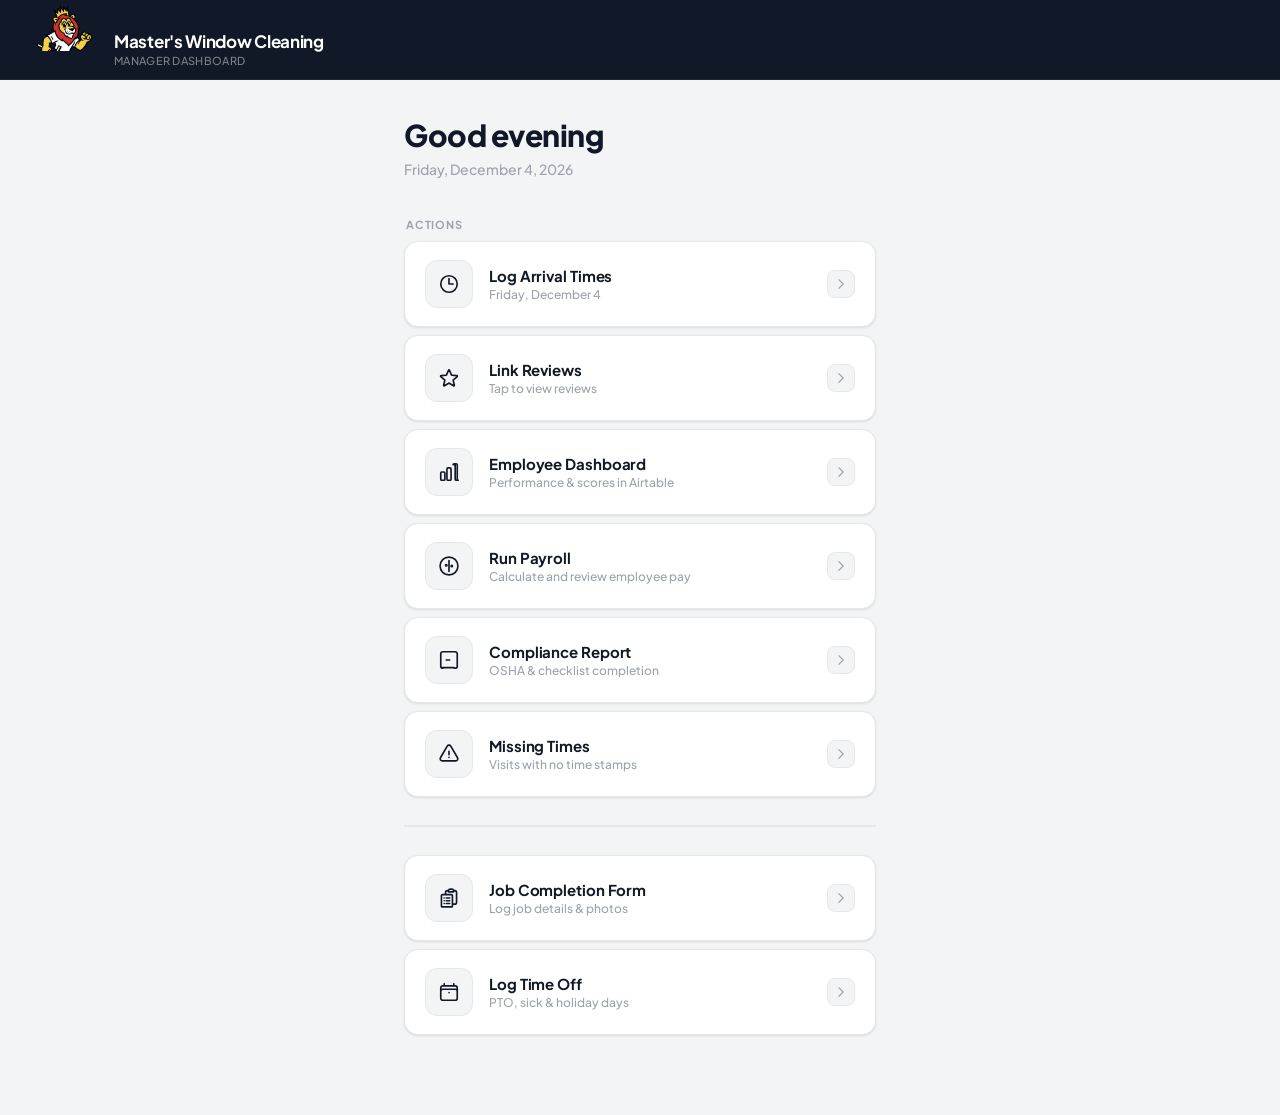
<file: index.html>
<!DOCTYPE html>
<html lang="en">
<head>
<meta charset="UTF-8">
<meta name="viewport" content="width=device-width, initial-scale=1.0, maximum-scale=1.0">
<title>Master's Window Cleaning — Manager Dashboard</title>
<link rel="stylesheet" href="/mwc-new.css">
<style>
.cards-separator {
  height: 2px;
  background: var(--border);
  margin: 20px 0;
  grid-column: 1 / -1;
}
</style>
</head>
<body>

<header>
  <img class="header-lion" src="/assets/lion.png" alt="Lion">
  <div class="header-text">
    <h1>Master's Window Cleaning</h1>
    <p>Manager Dashboard</p>
  </div>
</header>

<div class="container">

  <div class="greeting" id="greeting">Good morning</div>
  <div class="date-label" id="date-label"></div>

  <p class="section-label">Actions</p>
  <div class="cards">

    <a class="dash-card" href="/manager/index.html">
      <div class="dash-icon">
        <svg xmlns="http://www.w3.org/2000/svg" fill="none" viewBox="0 0 24 24" stroke-width="1.8" stroke="currentColor">
          <path stroke-linecap="round" stroke-linejoin="round" d="M12 6v6h4.5m4.5 0a9 9 0 1 1-18 0 9 9 0 0 1 18 0Z" />
        </svg>
      </div>
      <div class="dash-info">
        <div class="dash-title">Log Arrival Times</div>
        <div class="dash-sub" id="today-label"></div>
      </div>
      <div class="dash-arrow">
        <svg xmlns="http://www.w3.org/2000/svg" fill="none" viewBox="0 0 24 24" stroke-width="2" stroke="currentColor"><path stroke-linecap="round" stroke-linejoin="round" d="m8.25 4.5 7.5 7.5-7.5 7.5" /></svg>
      </div>
    </a>

    <a class="dash-card" href="/reviews/index.html">
      <div class="dash-icon">
        <svg xmlns="http://www.w3.org/2000/svg" fill="none" viewBox="0 0 24 24" stroke-width="1.8" stroke="currentColor">
          <path stroke-linecap="round" stroke-linejoin="round" d="M11.48 3.499a.562.562 0 0 1 1.04 0l2.125 5.111a.563.563 0 0 0 .475.345l5.518.442c.499.04.701.663.321.988l-4.204 3.602a.563.563 0 0 0-.182.557l1.285 5.385a.562.562 0 0 1-.84.61l-4.725-2.885a.562.562 0 0 0-.586 0L6.982 20.54a.562.562 0 0 1-.84-.61l1.285-5.386a.562.562 0 0 0-.182-.557l-4.204-3.602a.562.562 0 0 1 .321-.988l5.518-.442a.563.563 0 0 0 .475-.345L11.48 3.5Z" />
        </svg>
      </div>
      <div class="dash-info">
        <div class="dash-title">Link Reviews</div>
        <div class="dash-sub" id="review-count">Loading…</div>
      </div>
      <div class="dash-arrow">
        <svg xmlns="http://www.w3.org/2000/svg" fill="none" viewBox="0 0 24 24" stroke-width="2" stroke="currentColor"><path stroke-linecap="round" stroke-linejoin="round" d="m8.25 4.5 7.5 7.5-7.5 7.5" /></svg>
      </div>
    </a>

    <a class="dash-card" href="https://airtable.com/appVXuyAYj47nZwyz/pagpmDIMyFnPi8ftK" target="_blank">
      <div class="dash-icon">
        <svg xmlns="http://www.w3.org/2000/svg" fill="none" viewBox="0 0 24 24" stroke-width="1.8" stroke="currentColor">
          <path stroke-linecap="round" stroke-linejoin="round" d="M3 13.125C3 12.504 3.504 12 4.125 12h2.25c.621 0 1.125.504 1.125 1.125v6.75C7.5 20.496 6.996 21 6.375 21h-2.25A1.125 1.125 0 0 1 3 19.875v-6.75ZM9.75 8.625c0-.621.504-1.125 1.125-1.125h2.25c.621 0 1.125.504 1.125 1.125v11.25c0 .621-.504 1.125-1.125 1.125h-2.25a1.125 1.125 0 0 1-1.125-1.125V8.625ZM16.5 4.125c0-.621.504-1.125 1.125-1.125h2.25C20.496 3 21 3.504 21 4.125v15.75c0 .621-.504 1.125 1.125 1.125h-2.25a1.125 1.125 0 0 1-1.125-1.125V4.125Z" />
        </svg>
      </div>
      <div class="dash-info">
        <div class="dash-title">Employee Dashboard</div>
        <div class="dash-sub">Performance &amp; scores in Airtable</div>
      </div>
      <div class="dash-arrow">
        <svg xmlns="http://www.w3.org/2000/svg" fill="none" viewBox="0 0 24 24" stroke-width="2" stroke="currentColor"><path stroke-linecap="round" stroke-linejoin="round" d="m8.25 4.5 7.5 7.5-7.5 7.5" /></svg>
      </div>
    </a>

    <a class="dash-card" href="/payroll/index.html">
      <div class="dash-icon">
        <svg xmlns="http://www.w3.org/2000/svg" fill="none" viewBox="0 0 24 24" stroke-width="1.8" stroke="currentColor">
          <path stroke-linecap="round" stroke-linejoin="round" d="M12 6v12m-3.75-6.75a.75.75 0 1 0 1.5 0 .75.75 0 0 0-1.5 0ZM12 2.25c-5.385 0-9.75 4.365-9.75 9.75s4.365 9.75 9.75 9.75 9.75-4.365 9.75-9.75S17.385 2.25 12 2.25Zm3.75 9.75a.75.75 0 1 0-1.5 0 .75.75 0 0 0 1.5 0Z" />
        </svg>
      </div>
      <div class="dash-info">
        <div class="dash-title">Run Payroll</div>
        <div class="dash-sub">Calculate and review employee pay</div>
      </div>
      <div class="dash-arrow">
        <svg xmlns="http://www.w3.org/2000/svg" fill="none" viewBox="0 0 24 24" stroke-width="2" stroke="currentColor"><path stroke-linecap="round" stroke-linejoin="round" d="m8.25 4.5 7.5 7.5-7.5 7.5" /></svg>
      </div>
    </a>

    <a class="dash-card" href="/compliance/index.html">
      <div class="dash-icon">
        <svg xmlns="http://www.w3.org/2000/svg" fill="none" viewBox="0 0 24 24" stroke-width="1.8" stroke="currentColor">
          <path stroke-linecap="round" stroke-linejoin="round" d="M9 12h3.75m-9 8.25h13.5A2.25 2.25 0 0021 19.5V5.25A2.25 2.25 0 0018.75 3H5.25A2.25 2.25 0 003 5.25v14.25A2.25 2.25 0 005.25 21z" />
        </svg>
      </div>
      <div class="dash-info">
        <div class="dash-title">Compliance Report</div>
        <div class="dash-sub">OSHA &amp; checklist completion</div>
      </div>
      <div class="dash-arrow">
        <svg xmlns="http://www.w3.org/2000/svg" fill="none" viewBox="0 0 24 24" stroke-width="2" stroke="currentColor"><path stroke-linecap="round" stroke-linejoin="round" d="m8.25 4.5 7.5 7.5-7.5 7.5" /></svg>
      </div>
    </a>

    <a class="dash-card" href="/missing-times/index.html">
      <div class="dash-icon">
        <svg xmlns="http://www.w3.org/2000/svg" fill="none" viewBox="0 0 24 24" stroke-width="1.8" stroke="currentColor">
          <path stroke-linecap="round" stroke-linejoin="round" d="M12 9v3.75m-9.303 3.376c-.866 1.5.217 3.374 1.948 3.374h14.71c1.73 0 2.813-1.874 1.948-3.374L13.949 3.378c-.866-1.5-3.032-1.5-3.898 0L2.697 16.126ZM12 15.75h.008v.008H12v-.008Z" />
        </svg>
      </div>
      <div class="dash-info">
        <div class="dash-title">Missing Times</div>
        <div class="dash-sub">Visits with no time stamps</div>
      </div>
      <div class="dash-arrow">
        <svg xmlns="http://www.w3.org/2000/svg" fill="none" viewBox="0 0 24 24" stroke-width="2" stroke="currentColor"><path stroke-linecap="round" stroke-linejoin="round" d="m8.25 4.5 7.5 7.5-7.5 7.5" /></svg>
      </div>
    </a>

    <div class="cards-separator"></div>

    <a class="dash-card" href="/jobs/index.html">
      <div class="dash-icon">
        <svg xmlns="http://www.w3.org/2000/svg" fill="none" viewBox="0 0 24 24" stroke-width="1.8" stroke="currentColor">
          <path stroke-linecap="round" stroke-linejoin="round" d="M9 12h3.75M9 15h3.75M9 18h3.75m3 .75H18a2.25 2.25 0 0 0 2.25-2.25V6.108c0-1.135-.845-2.098-1.976-2.192a48.424 48.424 0 0 0-1.123-.08m-5.801 0c-.065.21-.1.433-.1.664 0 .414.336.75.75.75h4.5a.75.75 0 0 0 .75-.75 2.25 2.25 0 0 0-.1-.664m-5.8 0A2.251 2.251 0 0 1 13.5 2.25H15c1.012 0 1.867.668 2.15 1.586m-5.8 0c-.376.023-.75.05-1.124.08C9.095 4.01 8.25 4.973 8.25 6.108V8.25m0 0H4.875c-.621 0-1.125.504-1.125 1.125v11.25c0 .621.504 1.125 1.125 1.125h9.75c.621 0 1.125-.504 1.125-1.125V9.375c0-.621-.504-1.125-1.125-1.125H8.25ZM6.75 12h.008v.008H6.75V12Zm0 3h.008v.008H6.75V15Zm0 3h.008v.008H6.75V18Z" />
        </svg>
      </div>
      <div class="dash-info">
        <div class="dash-title">Job Completion Form</div>
        <div class="dash-sub">Log job details & photos</div>
      </div>
      <div class="dash-arrow">
        <svg xmlns="http://www.w3.org/2000/svg" fill="none" viewBox="0 0 24 24" stroke-width="2" stroke="currentColor"><path stroke-linecap="round" stroke-linejoin="round" d="m8.25 4.5 7.5 7.5-7.5 7.5" /></svg>
      </div>
    </a>

    <a class="dash-card" href="/pto/index.html">
      <div class="dash-icon">
        <svg xmlns="http://www.w3.org/2000/svg" fill="none" viewBox="0 0 24 24" stroke-width="1.8" stroke="currentColor">
          <path stroke-linecap="round" stroke-linejoin="round" d="M6.75 3v2.25M17.25 3v2.25M3 18.75V7.5a2.25 2.25 0 0 1 2.25-2.25h13.5A2.25 2.25 0 0 1 21 7.5v11.25m-18 0A2.25 2.25 0 0 0 5.25 21h13.5A2.25 2.25 0 0 0 21 18.75m-18 0v-7.5A2.25 2.25 0 0 1 5.25 9h13.5A2.25 2.25 0 0 1 21 11.25v7.5m-9-6h.008v.008H12v-.008Z" />
        </svg>
      </div>
      <div class="dash-info">
        <div class="dash-title">Log Time Off</div>
        <div class="dash-sub">PTO, sick & holiday days</div>
      </div>
      <div class="dash-arrow">
        <svg xmlns="http://www.w3.org/2000/svg" fill="none" viewBox="0 0 24 24" stroke-width="2" stroke="currentColor"><path stroke-linecap="round" stroke-linejoin="round" d="m8.25 4.5 7.5 7.5-7.5 7.5" /></svg>
      </div>
    </a>

  </div>

</div>

<script>
const AIRTABLE_BASE_ID = 'appVXuyAYj47nZwyz';
const AIRTABLE_PAT = 'pat51Bpz1DmsTICb1.4cc6011c585d7167d45c6214905f55c09fe042e18742b3fdd53f09646cfb00a0';

// Greeting and date
const now = new Date();
const hour = now.getHours();
const greeting = hour < 12 ? 'Good morning' : hour < 17 ? 'Good afternoon' : 'Good evening';
document.getElementById('greeting').textContent = greeting;
document.getElementById('date-label').textContent = now.toLocaleDateString('en-US', { weekday: 'long', month: 'long', day: 'numeric', year: 'numeric' });
document.getElementById('today-label').textContent = now.toLocaleDateString('en-US', { weekday: 'long', month: 'long', day: 'numeric' });

// Load unlinked review count
async function loadReviewCount() {
  try {
    const formula = encodeURIComponent(`NOT({Linked by Office})`);
    const res = await fetch(
      `https://api.airtable.com/v0/${AIRTABLE_BASE_ID}/Reviews?filterByFormula=${formula}&fields[]=Date`,
      { headers: { 'Authorization': `Bearer ${AIRTABLE_PAT}` } }
    );
    const data = await res.json();
    const count = data.records.length;
    const el = document.getElementById('review-count');
    if (count === 0) {
      el.textContent = 'All reviews linked ✓';
      el.classList.add('success');
    } else {
      el.textContent = `${count} unlinked review${count !== 1 ? 's' : ''} waiting`;
      el.classList.add('alert');
    }
  } catch(e) {
    document.getElementById('review-count').textContent = 'Tap to view reviews';
  }
}

loadReviewCount();
</script>
<script src="/custom-select.js"></script>
</body>
</html>
</file>
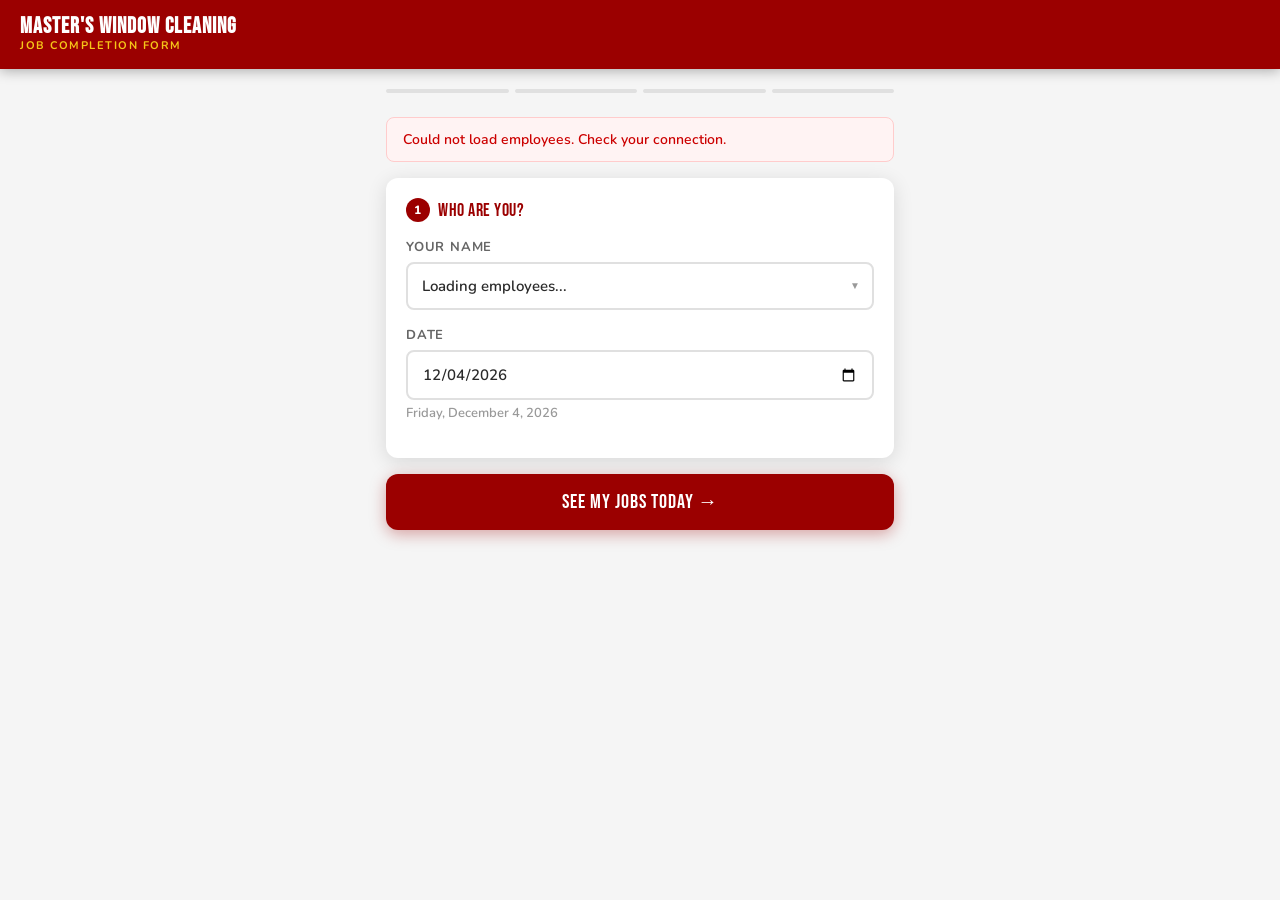
<file: mwc-form.html>
<!DOCTYPE html>
<html lang="en">
<head>
<meta charset="UTF-8">
<meta name="viewport" content="width=device-width, initial-scale=1.0, maximum-scale=1.0">
<title>Master's Window Cleaning — Job Form</title>
<link href="https://fonts.googleapis.com/css2?family=Bebas+Neue&family=Nunito:wght@400;600;700;800&display=swap" rel="stylesheet">
<style>
  :root {
    --red: #9B0000;
    --red-dark: #6B0000;
    --gold: #F5C518;
    --black: #1A1A1A;
    --white: #FFFFFF;
    --gray: #F5F5F5;
    --gray-mid: #E0E0E0;
    --text: #2A2A2A;
    --radius: 12px;
    --shadow: 0 4px 20px rgba(0,0,0,0.12);
  }

  * { box-sizing: border-box; margin: 0; padding: 0; }

  body {
    font-family: 'Nunito', sans-serif;
    background: var(--gray);
    color: var(--text);
    min-height: 100vh;
  }

  header {
    background: var(--red);
    padding: 16px 20px;
    display: flex;
    align-items: center;
    gap: 12px;
    position: sticky;
    top: 0;
    z-index: 100;
    box-shadow: 0 2px 12px rgba(0,0,0,0.3);
  }

  header img {
    height: 48px;
    width: auto;
  }

  header h1 {
    font-family: 'Bebas Neue', sans-serif;
    color: var(--white);
    font-size: 22px;
    letter-spacing: 1px;
    line-height: 1;
  }

  header p {
    color: var(--gold);
    font-size: 11px;
    font-weight: 700;
    text-transform: uppercase;
    letter-spacing: 1.5px;
  }

  .container {
    max-width: 540px;
    margin: 0 auto;
    padding: 20px 16px 40px;
  }

  /* STEP SYSTEM */
  .step {
    display: none;
    animation: fadeIn 0.3s ease;
  }

  .step.active {
    display: block;
  }

  @keyframes fadeIn {
    from { opacity: 0; transform: translateY(8px); }
    to { opacity: 1; transform: translateY(0); }
  }

  /* PROGRESS BAR */
  .progress {
    display: flex;
    gap: 6px;
    margin-bottom: 24px;
  }

  .progress-dot {
    flex: 1;
    height: 4px;
    background: var(--gray-mid);
    border-radius: 4px;
    transition: background 0.3s;
  }

  .progress-dot.done {
    background: var(--red);
  }

  /* CARDS */
  .card {
    background: var(--white);
    border-radius: var(--radius);
    padding: 20px;
    margin-bottom: 16px;
    box-shadow: var(--shadow);
  }

  .card-title {
    font-family: 'Bebas Neue', sans-serif;
    font-size: 18px;
    color: var(--red);
    letter-spacing: 0.5px;
    margin-bottom: 16px;
    display: flex;
    align-items: center;
    gap: 8px;
  }

  .card-title span {
    background: var(--red);
    color: var(--white);
    width: 24px;
    height: 24px;
    border-radius: 50%;
    display: flex;
    align-items: center;
    justify-content: center;
    font-size: 12px;
    font-family: 'Nunito', sans-serif;
    font-weight: 800;
  }

  /* JOB INFO BANNER */
  .job-banner {
    background: var(--red);
    color: var(--white);
    border-radius: var(--radius);
    padding: 16px 20px;
    margin-bottom: 16px;
    display: none;
  }

  .job-banner.visible {
    display: block;
    animation: fadeIn 0.3s ease;
  }

  .job-banner .job-name {
    font-family: 'Bebas Neue', sans-serif;
    font-size: 22px;
    letter-spacing: 0.5px;
    margin-bottom: 4px;
  }

  .job-banner .job-meta {
    font-size: 13px;
    color: rgba(255,255,255,0.85);
    display: flex;
    flex-direction: column;
    gap: 2px;
  }

  .job-banner .job-type-tag {
    display: inline-block;
    background: var(--gold);
    color: var(--black);
    font-size: 11px;
    font-weight: 800;
    text-transform: uppercase;
    letter-spacing: 1px;
    padding: 2px 8px;
    border-radius: 20px;
    margin-top: 6px;
  }

  /* FORM ELEMENTS */
  label {
    display: block;
    font-size: 13px;
    font-weight: 700;
    color: #666;
    text-transform: uppercase;
    letter-spacing: 0.8px;
    margin-bottom: 6px;
  }

  select, input[type="text"], input[type="date"], input[type="time"], textarea {
    width: 100%;
    padding: 12px 14px;
    border: 2px solid var(--gray-mid);
    border-radius: 8px;
    font-family: 'Nunito', sans-serif;
    font-size: 15px;
    font-weight: 600;
    color: var(--text);
    background: var(--white);
    transition: border-color 0.2s;
    -webkit-appearance: none;
    appearance: none;
  }

  select:focus, input:focus, textarea:focus {
    outline: none;
    border-color: var(--red);
  }

  .select-wrapper {
    position: relative;
  }

  .select-wrapper::after {
    content: '▼';
    position: absolute;
    right: 14px;
    top: 50%;
    transform: translateY(-50%);
    font-size: 10px;
    color: #999;
    pointer-events: none;
  }

  .field-group {
    margin-bottom: 16px;
  }

  .field-row {
    display: grid;
    grid-template-columns: 1fr 1fr;
    gap: 12px;
  }

  /* CHECKBOX TOGGLE */
  .toggle-field {
    display: flex;
    align-items: center;
    justify-content: space-between;
    padding: 14px 0;
    border-bottom: 1px solid var(--gray-mid);
  }

  .toggle-field:last-child {
    border-bottom: none;
  }

  .toggle-label {
    font-size: 15px;
    font-weight: 700;
    color: var(--text);
  }

  .toggle-sub {
    font-size: 12px;
    color: #999;
    font-weight: 400;
  }

  .toggle {
    position: relative;
    width: 48px;
    height: 28px;
    flex-shrink: 0;
  }

  .toggle input {
    opacity: 0;
    width: 0;
    height: 0;
    position: absolute;
  }

  .toggle-slider {
    position: absolute;
    inset: 0;
    background: var(--gray-mid);
    border-radius: 28px;
    transition: 0.3s;
    cursor: pointer;
  }

  .toggle-slider::before {
    content: '';
    position: absolute;
    width: 20px;
    height: 20px;
    left: 4px;
    top: 4px;
    background: white;
    border-radius: 50%;
    transition: 0.3s;
    box-shadow: 0 2px 4px rgba(0,0,0,0.2);
  }

  .toggle input:checked + .toggle-slider {
    background: var(--red);
  }

  .toggle input:checked + .toggle-slider::before {
    transform: translateX(20px);
  }

  /* PHOTO UPLOAD */
  .photo-upload {
    border: 2px dashed var(--gray-mid);
    border-radius: 8px;
    padding: 24px;
    text-align: center;
    cursor: pointer;
    transition: border-color 0.2s, background 0.2s;
    position: relative;
  }

  .photo-upload:active {
    border-color: var(--red);
    background: rgba(155,0,0,0.03);
  }

  .photo-upload input[type="file"] {
    position: absolute;
    inset: 0;
    opacity: 0;
    cursor: pointer;
    width: 100%;
    height: 100%;
  }

  .photo-upload-icon {
    font-size: 32px;
    margin-bottom: 8px;
  }

  .photo-upload p {
    font-size: 14px;
    color: #999;
    font-weight: 600;
  }

  .photo-upload strong {
    color: var(--red);
  }

  .photo-preview {
    display: flex;
    flex-wrap: wrap;
    gap: 8px;
    margin-top: 12px;
  }

  .photo-preview img {
    width: 72px;
    height: 72px;
    object-fit: cover;
    border-radius: 8px;
    border: 2px solid var(--gray-mid);
  }

  /* BUTTONS */
  .btn {
    width: 100%;
    padding: 16px;
    border: none;
    border-radius: var(--radius);
    font-family: 'Bebas Neue', sans-serif;
    font-size: 20px;
    letter-spacing: 1px;
    cursor: pointer;
    transition: transform 0.1s, box-shadow 0.1s;
  }

  .btn:active {
    transform: scale(0.98);
  }

  .btn-primary {
    background: var(--red);
    color: var(--white);
    box-shadow: 0 4px 16px rgba(155,0,0,0.35);
  }

  .btn-primary:hover {
    background: var(--red-dark);
  }

  .btn-secondary {
    background: var(--gray-mid);
    color: var(--text);
    margin-bottom: 12px;
  }

  .btn-gold {
    background: var(--gold);
    color: var(--black);
    box-shadow: 0 4px 16px rgba(245,197,24,0.4);
  }

  /* JOB LIST */
  .job-list {
    display: flex;
    flex-direction: column;
    gap: 10px;
  }

  .job-item {
    background: var(--white);
    border: 2px solid var(--gray-mid);
    border-radius: var(--radius);
    padding: 16px;
    cursor: pointer;
    transition: border-color 0.2s, transform 0.1s;
    display: flex;
    align-items: center;
    gap: 14px;
  }

  .job-item:active {
    transform: scale(0.99);
  }

  .job-item.selected {
    border-color: var(--red);
    background: rgba(155,0,0,0.03);
  }

  .job-item-icon {
    width: 44px;
    height: 44px;
    background: var(--red);
    border-radius: 10px;
    display: flex;
    align-items: center;
    justify-content: center;
    font-size: 20px;
    flex-shrink: 0;
  }

  .job-item-info {
    flex: 1;
  }

  .job-item-customer {
    font-size: 16px;
    font-weight: 800;
    color: var(--text);
    margin-bottom: 2px;
  }

  .job-item-type {
    font-size: 12px;
    font-weight: 700;
    color: var(--red);
    text-transform: uppercase;
    letter-spacing: 0.5px;
  }

  .job-item-address {
    font-size: 12px;
    color: #999;
    margin-top: 2px;
  }

  .job-item-check {
    width: 24px;
    height: 24px;
    border-radius: 50%;
    border: 2px solid var(--gray-mid);
    display: flex;
    align-items: center;
    justify-content: center;
    flex-shrink: 0;
    transition: 0.2s;
  }

  .job-item.selected .job-item-check {
    background: var(--red);
    border-color: var(--red);
    color: white;
    font-size: 12px;
  }

  /* LOADING */
  .loading {
    text-align: center;
    padding: 40px 20px;
    color: #999;
    font-weight: 700;
  }

  .spinner {
    width: 36px;
    height: 36px;
    border: 3px solid var(--gray-mid);
    border-top-color: var(--red);
    border-radius: 50%;
    animation: spin 0.8s linear infinite;
    margin: 0 auto 12px;
  }

  @keyframes spin {
    to { transform: rotate(360deg); }
  }

  /* SUCCESS */
  .success-screen {
    text-align: center;
    padding: 40px 20px;
    display: none;
  }

  .success-screen.visible {
    display: block;
    animation: fadeIn 0.4s ease;
  }

  .success-icon {
    font-size: 64px;
    margin-bottom: 16px;
  }

  .success-screen h2 {
    font-family: 'Bebas Neue', sans-serif;
    font-size: 32px;
    color: var(--red);
    margin-bottom: 8px;
  }

  .success-screen p {
    color: #999;
    font-size: 15px;
    margin-bottom: 24px;
  }

  /* INCIDENT NOTES (conditional) */
  #incident-notes-field {
    display: none;
    margin-top: 12px;
  }

  #incident-notes-field.visible {
    display: block;
  }

  textarea {
    resize: none;
    min-height: 80px;
  }

  .date-display {
    font-size: 13px;
    color: #999;
    font-weight: 600;
    margin-top: 4px;
  }

  .no-jobs {
    text-align: center;
    padding: 32px;
    color: #999;
    font-weight: 700;
    font-size: 15px;
  }

  .error-msg {
    background: #fff3f3;
    border: 1px solid #ffcccc;
    color: #cc0000;
    padding: 12px 16px;
    border-radius: 8px;
    font-size: 14px;
    font-weight: 600;
    margin-bottom: 16px;
    display: none;
  }

  .error-msg.visible {
    display: block;
  }
</style>
</head>
<body>

<header>
  <div>
    <h1>Master's Window Cleaning</h1>
    <p>Job Completion Form</p>
  </div>
</header>

<div class="container">

  <!-- PROGRESS -->
  <div class="progress" id="progress">
    <div class="progress-dot" id="dot-1"></div>
    <div class="progress-dot" id="dot-2"></div>
    <div class="progress-dot" id="dot-3"></div>
    <div class="progress-dot" id="dot-4"></div>
  </div>

  <!-- ERROR -->
  <div class="error-msg" id="error-msg"></div>

  <!-- JOB BANNER -->
  <div class="job-banner" id="job-banner">
    <div class="job-name" id="banner-customer"></div>
    <div class="job-meta">
      <span id="banner-address"></span>
      <span id="banner-job-number"></span>
    </div>
    <span class="job-type-tag" id="banner-job-type"></span>
  </div>

  <!-- STEP 1: WHO ARE YOU -->
  <div class="step active" id="step-1">
    <div class="card">
      <div class="card-title"><span>1</span> Who are you?</div>

      <div class="field-group">
        <label>Your Name</label>
        <div class="select-wrapper">
          <select id="employee-select">
            <option value="">Loading employees...</option>
          </select>
        </div>
      </div>

      <div class="field-group">
        <label>Date</label>
        <input type="date" id="job-date">
        <div class="date-display" id="date-display"></div>
      </div>
    </div>

    <button class="btn btn-primary" onclick="goToStep2()">See My Jobs Today →</button>
  </div>

  <!-- STEP 2: PICK YOUR JOB -->
  <div class="step" id="step-2">
    <div class="card">
      <div class="card-title"><span>2</span> Pick Your Job</div>
      <div class="job-list" id="job-list">
        <div class="loading"><div class="spinner"></div>Loading jobs...</div>
      </div>
    </div>
    <button class="btn btn-secondary" onclick="goToStep(1)">← Back</button>
    <button class="btn btn-primary" onclick="goToStep3()">Continue →</button>
  </div>

  <!-- STEP 3: TIMES & DETAILS -->
  <div class="step" id="step-3">
    <div class="card">
      <div class="card-title"><span>3</span> Your Hours</div>

      <div class="field-group">
        <label>Commission Start</label>
        <input type="time" id="comm-start">
      </div>

      <div class="field-group">
        <label>Commission End</label>
        <input type="time" id="comm-end">
      </div>

      <div class="field-group">
        <label>Hourly Start <span style="font-weight:400;text-transform:none;letter-spacing:0">(if applicable)</span></label>
        <input type="time" id="hrly-start">
      </div>

      <div class="field-group">
        <label>Hourly End <span style="font-weight:400;text-transform:none;letter-spacing:0">(if applicable)</span></label>
        <input type="time" id="hrly-end">
      </div>

      <div class="toggle-field">
        <div>
          <div class="toggle-label">Lunch Break</div>
          <div class="toggle-sub">Did you take a lunch break?</div>
        </div>
        <label class="toggle">
          <input type="checkbox" id="lunch">
          <span class="toggle-slider"></span>
        </label>
      </div>
    </div>

    <div class="card">
      <div class="card-title"><span>3</span> Photos</div>

      <div class="field-group">
        <label>Job Photos</label>
        <div class="photo-upload" id="job-photo-upload">
          <input type="file" id="job-photos" accept="image/*" multiple capture="environment" onchange="previewPhotos(this, 'job-preview')">
          <div class="photo-upload-icon">📸</div>
          <p>Tap to take photos or <strong>browse</strong></p>
        </div>
        <div class="photo-preview" id="job-preview"></div>
      </div>

      <div class="field-group">
        <label>Safety Gear Photo</label>
        <div class="photo-upload">
          <input type="file" id="safety-photo" accept="image/*" capture="environment" onchange="previewPhotos(this, 'safety-preview')">
          <div class="photo-upload-icon">🦺</div>
          <p>Photo of you in safety gear</p>
        </div>
        <div class="photo-preview" id="safety-preview"></div>
      </div>
    </div>

    <button class="btn btn-secondary" onclick="goToStep(2)">← Back</button>
    <button class="btn btn-primary" onclick="goToStep4()">Safety Check →</button>
  </div>

  <!-- STEP 4: SAFETY & SUBMIT -->
  <div class="step" id="step-4">
    <div class="card">
      <div class="card-title"><span>4</span> Safety Checklist</div>

      <div class="toggle-field">
        <div>
          <div class="toggle-label">Ladder Secured</div>
        </div>
        <label class="toggle">
          <input type="checkbox" id="ladder-secured">
          <span class="toggle-slider"></span>
        </label>
      </div>

      <div class="toggle-field">
        <div>
          <div class="toggle-label">PPE Worn</div>
        </div>
        <label class="toggle">
          <input type="checkbox" id="ppe-worn">
          <span class="toggle-slider"></span>
        </label>
      </div>

      <div class="toggle-field">
        <div>
          <div class="toggle-label">Area Clear</div>
        </div>
        <label class="toggle">
          <input type="checkbox" id="area-clear">
          <span class="toggle-slider"></span>
        </label>
      </div>

      <div class="toggle-field">
        <div>
          <div class="toggle-label">Incident Occurred</div>
          <div class="toggle-sub">Any accidents or issues?</div>
        </div>
        <label class="toggle">
          <input type="checkbox" id="incident" onchange="toggleIncidentNotes()">
          <span class="toggle-slider"></span>
        </label>
      </div>

      <div id="incident-notes-field">
        <label>Incident Notes</label>
        <textarea id="incident-notes" placeholder="Describe what happened..."></textarea>
      </div>
    </div>

    <div class="card">
      <div class="card-title"><span>4</span> Notes</div>
      <textarea id="notes" placeholder="Any additional notes about this job..."></textarea>
    </div>

    <button class="btn btn-secondary" onclick="goToStep(3)">← Back</button>
    <button class="btn btn-gold" onclick="submitForm()" id="submit-btn">✓ Submit Job</button>
  </div>

  <!-- SUCCESS -->
  <div class="success-screen" id="success-screen">
    <div class="success-icon">✅</div>
    <h2>Job Submitted!</h2>
    <p>Great work today. Your job has been recorded.</p>
    <button class="btn btn-primary" onclick="resetForm()">Submit Another Job</button>
  </div>

</div>

<script>
// ============================================================
// CONFIGURATION — PASTE YOUR VALUES HERE
// ============================================================
const AIRTABLE_BASE_ID = 'appVXuyAYj47nZwyz';
const AIRTABLE_PAT = 'YOUR_PERSONAL_ACCESS_TOKEN_HERE'; // paste your token here
const EMPLOYEES_TABLE = 'Employees';
const JOBS_TABLE = 'Jobs';
// ============================================================

const headers = {
  'Authorization': `Bearer ${AIRTABLE_PAT}`,
  'Content-Type': 'application/json'
};

let selectedEmployee = null;
let selectedJob = null;
let currentStep = 1;
let allJobs = [];

// Set today's date
const today = new Date();
const todayStr = today.toISOString().split('T')[0];
document.getElementById('job-date').value = todayStr;
updateDateDisplay();

function updateDateDisplay() {
  const d = new Date(document.getElementById('job-date').value + 'T00:00:00');
  const options = { weekday: 'long', year: 'numeric', month: 'long', day: 'numeric' };
  document.getElementById('date-display').textContent = d.toLocaleDateString('en-US', options);
}

document.getElementById('job-date').addEventListener('change', updateDateDisplay);

// Load employees on page load
async function loadEmployees() {
  try {
    const url = `https://api.airtable.com/v0/${AIRTABLE_BASE_ID}/${EMPLOYEES_TABLE}?sort[0][field]=Name&sort[0][direction]=asc`;
    const res = await fetch(url, { headers });
    const data = await res.json();
    const select = document.getElementById('employee-select');
    select.innerHTML = '<option value="">— Select your name —</option>';
    data.records.forEach(r => {
      const opt = document.createElement('option');
      opt.value = r.id;
      opt.textContent = r.fields.Name;
      select.appendChild(opt);
    });
  } catch(e) {
    showError('Could not load employees. Check your connection.');
  }
}

async function goToStep2() {
  const empId = document.getElementById('employee-select').value;
  const empName = document.getElementById('employee-select').options[document.getElementById('employee-select').selectedIndex].text;
  const date = document.getElementById('job-date').value;

  if (!empId) { showError('Please select your name.'); return; }

  selectedEmployee = { id: empId, name: empName };
  hideError();
  goToStep(2);
  loadJobsForDate(date, empName);
}

async function loadJobsForDate(date, empName) {
  const list = document.getElementById('job-list');
  list.innerHTML = '<div class="loading"><div class="spinner"></div>Loading your jobs...</div>';

  try {
    // Filter jobs by date
    const formula = encodeURIComponent(`IS_SAME({Job Date}, '${date}', 'day')`);
    const url = `https://api.airtable.com/v0/${AIRTABLE_BASE_ID}/${JOBS_TABLE}?filterByFormula=${formula}`;
    const res = await fetch(url, { headers });
    const data = await res.json();

    // Filter jobs assigned to this employee
    allJobs = data.records.filter(r => {
      const employees = r.fields['Employee'] || [];
      // Check if employee is linked
      return true; // Show all jobs for today, tech picks theirs
    });

    if (allJobs.length === 0) {
      list.innerHTML = '<div class="no-jobs">No jobs scheduled for today.</div>';
      return;
    }

    list.innerHTML = '';
    allJobs.forEach(job => {
      const customer = job.fields['Customer Name'] || 'Unknown Customer';
      const jobType = job.fields['Job Type'] || '';
      const jobNum = job.fields['Job Number'] || '';
      const address = '';

      const item = document.createElement('div');
      item.className = 'job-item';
      item.dataset.id = job.id;
      item.innerHTML = `
        <div class="job-item-icon">🏠</div>
        <div class="job-item-info">
          <div class="job-item-customer">${customer}</div>
          <div class="job-item-type">${jobType}</div>
          <div class="job-item-address">${jobNum ? 'Job #' + jobNum : ''}</div>
        </div>
        <div class="job-item-check" id="check-${job.id}"></div>
      `;
      item.onclick = () => selectJob(job, item);
      list.appendChild(item);
    });

  } catch(e) {
    list.innerHTML = '<div class="no-jobs">Error loading jobs. Check connection.</div>';
  }
}

function selectJob(job, el) {
  document.querySelectorAll('.job-item').forEach(i => {
    i.classList.remove('selected');
    i.querySelector('.job-item-check').textContent = '';
  });
  el.classList.add('selected');
  el.querySelector('.job-item-check').textContent = '✓';
  selectedJob = job;

  // Update banner
  const banner = document.getElementById('job-banner');
  document.getElementById('banner-customer').textContent = job.fields['Customer Name'] || '';
  document.getElementById('banner-job-number').textContent = job.fields['Job Number'] ? 'Job #' + job.fields['Job Number'] : '';
  document.getElementById('banner-job-type').textContent = job.fields['Job Type'] || '';
  document.getElementById('banner-address').textContent = '';
  banner.classList.add('visible');
}

function goToStep3() {
  if (!selectedJob) { showError('Please select a job.'); return; }
  hideError();
  goToStep(3);
}

function goToStep4() {
  if (!document.getElementById('comm-start').value) {
    showError('Please enter your Commission Start time.');
    return;
  }
  if (!document.getElementById('comm-end').value) {
    showError('Please enter your Commission End time.');
    return;
  }
  hideError();
  goToStep(4);
}

function goToStep(n) {
  document.querySelectorAll('.step').forEach(s => s.classList.remove('active'));
  document.getElementById(`step-${n}`).classList.add('active');
  currentStep = n;
  updateProgress(n);
  window.scrollTo(0, 0);
}

function updateProgress(n) {
  for (let i = 1; i <= 4; i++) {
    const dot = document.getElementById(`dot-${i}`);
    dot.classList.toggle('done', i <= n);
  }
}

function toggleIncidentNotes() {
  const field = document.getElementById('incident-notes-field');
  field.classList.toggle('visible', document.getElementById('incident').checked);
}

function previewPhotos(input, previewId) {
  const preview = document.getElementById(previewId);
  preview.innerHTML = '';
  Array.from(input.files).forEach(file => {
    const reader = new FileReader();
    reader.onload = e => {
      const img = document.createElement('img');
      img.src = e.target.result;
      preview.appendChild(img);
    };
    reader.readAsDataURL(file);
  });
}

async function submitForm() {
  const btn = document.getElementById('submit-btn');
  btn.textContent = 'Submitting...';
  btn.disabled = true;

  // Build date+time for Airtable
  const date = document.getElementById('job-date').value;
  const commStart = document.getElementById('comm-start').value;
  const commEnd = document.getElementById('comm-end').value;
  const hrlyStart = document.getElementById('hrly-start').value;
  const hrlyEnd = document.getElementById('hrly-end').value;

  const fields = {
    'Employee': [selectedEmployee.id],
    'Comm Start': commStart ? `${date}T${commStart}:00.000Z` : null,
    'Comm End': commEnd ? `${date}T${commEnd}:00.000Z` : null,
    'Hrly Start': hrlyStart ? `${date}T${hrlyStart}:00.000Z` : null,
    'Hrly End': hrlyEnd ? `${date}T${hrlyEnd}:00.000Z` : null,
    'Lunch': document.getElementById('lunch').checked,
    'Ladder Secured': document.getElementById('ladder-secured').checked,
    'PPE Worn': document.getElementById('ppe-worn').checked,
    'Area Clear': document.getElementById('area-clear').checked,
    'Incident Occurred': document.getElementById('incident').checked,
    'Notes': document.getElementById('notes').value || null,
  };

  if (document.getElementById('incident').checked) {
    fields['Incident Notes'] = document.getElementById('incident-notes').value;
  }

  // Remove null fields
  Object.keys(fields).forEach(k => fields[k] === null && delete fields[k]);

  try {
    const url = `https://api.airtable.com/v0/${AIRTABLE_BASE_ID}/${JOBS_TABLE}/${selectedJob.id}`;
    const res = await fetch(url, {
      method: 'PATCH',
      headers,
      body: JSON.stringify({ fields })
    });

    if (!res.ok) throw new Error('Submit failed');

    // Show success
    document.getElementById('progress').style.display = 'none';
    document.getElementById('job-banner').classList.remove('visible');
    document.querySelectorAll('.step').forEach(s => s.classList.remove('active'));
    document.getElementById('success-screen').classList.add('visible');

  } catch(e) {
    showError('Submission failed. Please try again.');
    btn.textContent = '✓ Submit Job';
    btn.disabled = false;
  }
}

function resetForm() {
  selectedEmployee = null;
  selectedJob = null;
  document.getElementById('employee-select').value = '';
  document.getElementById('job-date').value = todayStr;
  document.getElementById('comm-start').value = '';
  document.getElementById('comm-end').value = '';
  document.getElementById('hrly-start').value = '';
  document.getElementById('hrly-end').value = '';
  document.getElementById('lunch').checked = false;
  document.getElementById('incident').checked = false;
  document.getElementById('notes').value = '';
  document.getElementById('incident-notes').value = '';
  document.getElementById('job-banner').classList.remove('visible');
  document.getElementById('success-screen').classList.remove('visible');
  document.getElementById('progress').style.display = 'flex';
  document.getElementById('job-preview').innerHTML = '';
  document.getElementById('safety-preview').innerHTML = '';
  goToStep(1);
}

function showError(msg) {
  const el = document.getElementById('error-msg');
  el.textContent = msg;
  el.classList.add('visible');
  window.scrollTo(0, 0);
}

function hideError() {
  document.getElementById('error-msg').classList.remove('visible');
}

// Init
loadEmployees();
</script>
</body>
</html>
</file>
<file: mwc-new.css>
@import url('https://fonts.googleapis.com/css2?family=Plus+Jakarta+Sans:wght@400;500;600;700;800&display=swap');

/* ── TOKENS ── */
:root {
  --red:          #C0392B;
  --red-bg:       rgba(192,57,43,0.08);
  --amber:        #D97706;
  --amber-bg:     rgba(217,119,6,0.10);
  --primary:      #111827;
  --primary-h:    #1F2937;
  --success:      #16A34A;
  --error:        #DC2626;
  --text:         #111827;
  --text-2:       #4B5563;
  --text-3:       #9CA3AF;
  --bg:           #F3F4F6;
  --surface:      #FFFFFF;
  --border:       #E5E7EB;
  --border-2:     rgba(0,0,0,0.06);
  --radius:       14px;
  --radius-sm:    10px;
  --shadow-sm:    0 1px 3px rgba(0,0,0,0.07), 0 1px 2px rgba(0,0,0,0.04);
  --shadow-md:    0 4px 16px rgba(0,0,0,0.07), 0 2px 4px rgba(0,0,0,0.04);
}

/* ── RESET ── */
*, *::before, *::after { box-sizing: border-box; margin: 0; padding: 0; }

body {
  font-family: 'Plus Jakarta Sans', -apple-system, sans-serif;
  background: var(--bg);
  color: var(--text);
  min-height: 100vh;
  -webkit-font-smoothing: antialiased;
  text-rendering: optimizeLegibility;
}

/* ── HEADER ── */
header {
  background: #111827;
  padding: 0 20px 10px;
  height: 76px;
  display: flex;
  align-items: flex-end;
  gap: 14px;
  position: sticky;
  top: 0;
  z-index: 100;
  border-bottom: 1px solid rgba(255,255,255,0.06);
}

@media (min-width: 641px) {
  header { padding: 0 32px 10px; height: 80px; }
}

.header-lion {
  height: 68px;
  width: 68px;
  object-fit: contain;
  object-position: top;
  flex-shrink: 0;
  border-radius: 0;
  margin-bottom: -2px;
}

.header-text {
  display: flex;
  flex-direction: column;
  gap: 2px;
  flex: 1;
  min-width: 0;
  padding-bottom: 2px;
}

.header-text h1 {
  font-size: 17px;
  font-weight: 700;
  color: #FFFFFF;
  letter-spacing: -0.3px;
  white-space: nowrap;
  overflow: hidden;
  text-overflow: ellipsis;
}

.header-text p {
  font-size: 11px;
  font-weight: 500;
  color: rgba(255,255,255,0.45);
  letter-spacing: 0.3px;
  text-transform: uppercase;
}

.header-back {
  background: rgba(255,255,255,0.08);
  border: none;
  color: rgba(255,255,255,0.80);
  font-size: 13px;
  font-weight: 600;
  font-family: inherit;
  padding: 0 14px;
  height: 34px;
  display: flex;
  align-items: center;
  justify-content: center;
  gap: 6px;
  cursor: pointer;
  flex-shrink: 0;
  transition: background 0.15s, color 0.15s;
  border-radius: 8px;
  text-decoration: none;
  align-self: center;
}

.header-back:hover { background: rgba(255,255,255,0.13); color: #fff; }
.header-back svg { width: 14px; height: 14px; }

/* ── CONTAINER ── */
.container {
  margin: 0 auto;
  padding: 24px 16px 72px;
}

@media (min-width: 641px) {
  .container {
    max-width: 520px;
    padding: 36px 24px 80px;
  }
}

/* Wide container for manager/reviews grid */
.container-wide {
  margin: 0 auto;
  padding: 24px 16px 72px;
  max-width: 1200px;
}

@media (min-width: 641px) {
  .container-wide { padding: 36px 32px 80px; }
}

/* ── STEPS ── */
.step { display: none; animation: fadeUp 0.22s ease; }
.step.active { display: block; }

@keyframes fadeUp {
  from { opacity: 0; transform: translateY(8px); }
  to   { opacity: 1; transform: translateY(0); }
}

/* ── PROGRESS ── */
.progress {
  display: flex;
  gap: 5px;
  margin-bottom: 24px;
}

.progress-dot {
  flex: 1;
  height: 3px;
  background: var(--border);
  border-radius: 2px;
  transition: background 0.3s;
}

.progress-dot.done { background: var(--primary); }

/* ── SECTION LABEL ── */
.section-label {
  font-size: 11px;
  font-weight: 700;
  color: var(--text-3);
  text-transform: uppercase;
  letter-spacing: 0.8px;
  margin: 28px 2px 10px;
}

/* ── CARD ── */
.card {
  background: var(--surface);
  border-radius: var(--radius);
  overflow: hidden;
  margin-bottom: 12px;
  box-shadow: var(--shadow-sm);
  border: 1px solid var(--border);
}

@media (min-width: 641px) {
  .card { margin-bottom: 16px; }
}

.card-title { display: none; }

/* ── FORM ROWS ── */
.form-row {
  display: flex;
  align-items: center;
  min-height: 48px;
  padding: 12px 16px;
  gap: 12px;
  border-bottom: 1px solid var(--border);
}

.form-row:last-child { border-bottom: none; }

@media (min-width: 641px) {
  .form-row { padding: 14px 20px; }
}

.form-row .row-label {
  font-size: 15px;
  font-weight: 500;
  color: var(--text);
  flex-shrink: 0;
}

.form-row .row-label small {
  font-size: 12px;
  color: var(--text-3);
  font-weight: 400;
}

/* ── STANDALONE FIELD ── */
.field-block {
  padding: 14px 16px;
  border-bottom: 1px solid var(--border);
}

.field-block:last-child { border-bottom: none; }

.field-block label {
  display: block;
  font-size: 11px;
  font-weight: 700;
  color: var(--text-3);
  margin-bottom: 6px;
  text-transform: uppercase;
  letter-spacing: 0.6px;
}

/* ── SELECT ── */
.select-wrapper { position: relative; }

.select-wrapper select {
  width: 100%;
  padding: 0;
  padding-right: 24px;
  border: none;
  background: transparent;
  font-family: inherit;
  font-size: 15px;
  font-weight: 500;
  color: var(--text);
  -webkit-appearance: none;
  appearance: none;
  outline: none;
  cursor: pointer;
}

.select-wrapper::after {
  content: '';
  position: absolute;
  right: 6px;
  top: 50%;
  width: 6px;
  height: 6px;
  border-right: 1.5px solid var(--text-3);
  border-bottom: 1.5px solid var(--text-3);
  transform: translateY(-60%) rotate(45deg);
  pointer-events: none;
}

/* ── DATE / TIME ── */
input[type="time"],
input[type="date"] {
  flex: 1;
  text-align: right;
  font-family: inherit;
  font-size: 15px;
  font-weight: 500;
  color: var(--amber);
  border: none;
  background: transparent;
  padding: 0;
  outline: none;
  cursor: pointer;
  min-width: 0;
}

.date-sub {
  font-size: 12px;
  color: var(--text-3);
  margin-top: 3px;
}

/* ── TEXT INPUT / TEXTAREA ── */
input[type="text"] {
  width: 100%;
  border: none;
  background: transparent;
  font-family: inherit;
  font-size: 15px;
  font-weight: 400;
  color: var(--text);
  -webkit-appearance: none;
  appearance: none;
  outline: none;
  padding: 0;
}

textarea {
  width: 100%;
  border: none;
  background: transparent;
  font-family: inherit;
  font-size: 15px;
  font-weight: 400;
  color: var(--text);
  outline: none;
  resize: none;
  min-height: 88px;
  padding: 14px 16px;
  line-height: 1.6;
  display: block;
}

textarea::placeholder { color: var(--text-3); }

/* ── TOGGLE ── */
.toggle-field {
  display: flex;
  align-items: center;
  justify-content: space-between;
  padding: 12px 16px;
  min-height: 48px;
  border-bottom: 1px solid var(--border);
}

.toggle-field:last-child { border-bottom: none; }

.toggle-label { font-size: 15px; font-weight: 500; color: var(--text); }
.toggle-sub { font-size: 12px; color: var(--text-2); margin-top: 2px; }

.toggle {
  position: relative;
  width: 48px;
  height: 28px;
  flex-shrink: 0;
}

.toggle input { opacity: 0; width: 0; height: 0; position: absolute; }

.toggle-slider {
  position: absolute;
  inset: 0;
  background: var(--border);
  border-radius: 28px;
  transition: background 0.25s;
  cursor: pointer;
}

.toggle-slider::before {
  content: '';
  position: absolute;
  width: 24px;
  height: 24px;
  left: 2px;
  top: 2px;
  background: white;
  border-radius: 50%;
  transition: transform 0.25s;
  box-shadow: 0 1px 4px rgba(0,0,0,0.20);
}

.toggle input:checked + .toggle-slider { background: var(--primary); }
.toggle input:checked + .toggle-slider::before { transform: translateX(20px); }

/* ── CHECKLIST TOGGLE ── */
.checklist-toggle { align-items: flex-start; padding-top: 13px; padding-bottom: 13px; }
.checklist-toggle .toggle { margin-top: 2px; }
.checklist-item-label { flex: 1; padding-right: 12px; font-size: 15px; line-height: 1.45; color: var(--text); }

/* ── PHOTO UPLOAD ── */
.photo-section { padding: 14px 16px; }
.photo-section + .photo-section { border-top: 1px solid var(--border); }

.photo-upload {
  border: 1.5px dashed var(--border);
  border-radius: var(--radius-sm);
  padding: 22px 16px;
  text-align: center;
  cursor: pointer;
  position: relative;
  transition: border-color 0.2s, background 0.2s;
}

.photo-upload:hover { border-color: var(--primary); background: rgba(17,24,39,0.03); }

.photo-upload input[type="file"] {
  position: absolute;
  inset: 0;
  opacity: 0;
  cursor: pointer;
  width: 100%;
  height: 100%;
  border: none;
  background: none;
  padding: 0;
}

.photo-upload-icon { font-size: 24px; margin-bottom: 6px; line-height: 1; }
.photo-upload p { font-size: 13px; color: var(--text-2); font-weight: 500; }
.photo-upload strong { color: var(--primary); font-weight: 700; }

.photo-preview { display: flex; flex-wrap: wrap; gap: 8px; margin-top: 10px; }

.photo-preview img {
  width: 72px;
  height: 72px;
  object-fit: cover;
  border-radius: 8px;
}

/* ── JOB BANNER ── */
.job-banner {
  background: var(--primary);
  color: white;
  border-radius: var(--radius);
  padding: 18px 20px;
  margin-bottom: 12px;
  border: 1px solid rgba(255,255,255,0.06);
}

.job-banner .job-name {
  font-size: 19px;
  font-weight: 800;
  letter-spacing: -0.4px;
  margin-bottom: 4px;
}

.job-banner .job-meta {
  font-size: 13px;
  color: rgba(255,255,255,0.65);
  display: flex;
  flex-direction: column;
  gap: 2px;
}

.job-banner .job-type-tag {
  display: inline-block;
  background: rgba(217,119,6,0.25);
  color: #FCD34D;
  font-size: 10px;
  font-weight: 700;
  text-transform: uppercase;
  letter-spacing: 0.9px;
  padding: 4px 10px;
  border-radius: 20px;
  margin-top: 10px;
}

/* ── CLIENT LIST ── */
.client-list { display: flex; flex-direction: column; gap: 6px; }
.client-list-card { margin-bottom: 12px; }

.client-item {
  background: var(--surface);
  border-radius: var(--radius-sm);
  padding: 14px 16px;
  cursor: pointer;
  display: flex;
  align-items: center;
  gap: 12px;
  transition: background 0.15s, box-shadow 0.15s;
  border: 1px solid var(--border);
  box-shadow: var(--shadow-sm);
}

.client-item:hover { background: var(--bg); }
.client-item.selected { background: rgba(17,24,39,0.04); border-color: var(--primary); }
.client-item-info { flex: 1; min-width: 0; }

.client-item-name { font-size: 15px; font-weight: 600; color: var(--text); margin-bottom: 2px; }
.client-item-jobs { font-size: 12px; color: var(--text-3); }

.client-item-check {
  width: 22px;
  height: 22px;
  border-radius: 50%;
  border: 1.5px solid var(--border);
  display: flex;
  align-items: center;
  justify-content: center;
  flex-shrink: 0;
  color: transparent;
  font-size: 11px;
  font-weight: 700;
  transition: all 0.2s;
}

.client-item.selected .client-item-check {
  background: var(--primary);
  border-color: var(--primary);
  color: white;
}

/* ── REVIEW LIST GRID ── */
#review-list {
  display: grid;
  grid-template-columns: 1fr;
  gap: 16px;
}

@media (min-width: 641px) {
  #review-list {
    grid-template-columns: repeat(2, 1fr);
    gap: 20px;
  }
}

@media (min-width: 1024px) {
  #review-list {
    grid-template-columns: repeat(3, 1fr);
    gap: 24px;
  }
}

/* ── REVIEW CARD ── */
.review-card {
  background: var(--surface);
  border-radius: var(--radius);
  padding: 20px;
  box-shadow: var(--shadow-sm);
  border: 1px solid var(--border);
  display: flex;
  flex-direction: column;
}

.review-meta {
  display: flex;
  gap: 8px;
  align-items: center;
  margin-bottom: 12px;
  flex-wrap: wrap;
}

.review-source {
  font-size: 10px;
  font-weight: 700;
  text-transform: uppercase;
  letter-spacing: 0.8px;
  padding: 4px 10px;
  border-radius: 20px;
  background: var(--amber-bg);
  color: var(--amber);
}

.review-date { font-size: 12px; color: var(--text-3); font-weight: 500; }

.review-customer {
  font-size: 16px;
  font-weight: 700;
  color: var(--text);
  margin-bottom: 8px;
  letter-spacing: -0.2px;
}

.review-text {
  font-size: 13px;
  color: var(--text-2);
  line-height: 1.6;
  margin-bottom: 16px;
  flex: 1;
  font-style: italic;
}

.review-fields { display: flex; flex-direction: column; gap: 12px; margin-top: 12px; }

.review-field label {
  display: block;
  font-size: 10px;
  font-weight: 700;
  color: var(--text-3);
  text-transform: uppercase;
  letter-spacing: 0.7px;
  margin-bottom: 6px;
}

.review-field input[type="text"],
.review-field select {
  width: 100%;
  padding: 10px 12px;
  border: 1px solid var(--border);
  border-radius: var(--radius-sm);
  font-family: inherit;
  font-size: 14px;
  font-weight: 500;
  color: var(--text);
  background: var(--bg);
  outline: none;
  -webkit-appearance: none;
  appearance: none;
  transition: border-color 0.15s;
}

.review-field input[type="text"]:focus,
.review-field select:focus {
  border-color: var(--primary);
}

.review-save-btn {
  margin-top: 16px;
  width: 100%;
  padding: 12px;
  background: var(--primary);
  color: white;
  border: none;
  border-radius: var(--radius-sm);
  font-family: inherit;
  font-size: 14px;
  font-weight: 700;
  cursor: pointer;
  transition: background 0.15s, opacity 0.15s;
  letter-spacing: -0.1px;
}

.review-save-btn:hover { background: var(--primary-h); }
.review-save-btn:disabled { opacity: 0.45; }

.review-saved {
  text-align: center;
  padding: 12px;
  color: var(--success);
  font-size: 13px;
  font-weight: 700;
  letter-spacing: -0.1px;
}

/* ── BUTTONS ── */
.btn {
  display: block;
  width: 100%;
  padding: 14px 20px;
  border: none;
  border-radius: var(--radius);
  font-family: inherit;
  font-size: 15px;
  font-weight: 700;
  letter-spacing: -0.2px;
  cursor: pointer;
  transition: background 0.15s, opacity 0.15s, transform 0.1s;
  text-align: center;
}

.btn:active { transform: scale(0.99); opacity: 0.85; }
.btn-primary { background: var(--primary); color: white; }
.btn-primary:hover { background: var(--primary-h); }
.btn-secondary { background: transparent; color: var(--text-2); font-weight: 600; padding: 12px 20px; }
.btn-secondary:hover { background: rgba(0,0,0,0.04); }

.actions { margin-top: 16px; display: flex; flex-direction: column; gap: 6px; }

/* ── INCIDENT NOTES ── */
#incident-notes-field {
  display: none;
  border-top: 1px solid var(--border);
  padding: 4px 16px 12px;
}

#incident-notes-field.visible { display: block; }

#incident-notes-field label {
  display: block;
  font-size: 11px;
  font-weight: 700;
  color: var(--text-3);
  text-transform: uppercase;
  letter-spacing: 0.6px;
  margin: 10px 0 5px;
}

#incident-notes-field textarea { padding: 0; min-height: 72px; }

/* ── LOADING ── */
.loading {
  text-align: center;
  padding: 48px 20px;
  color: var(--text-3);
  font-size: 14px;
  font-weight: 600;
}

.spinner {
  width: 24px;
  height: 24px;
  border: 2.5px solid var(--border);
  border-top-color: var(--primary);
  border-radius: 50%;
  animation: spin 0.7s linear infinite;
  margin: 0 auto 12px;
}

@keyframes spin { to { transform: rotate(360deg); } }

/* ── NO JOBS / ERROR ── */
.no-jobs {
  text-align: center;
  padding: 48px 32px;
  color: var(--text-3);
  font-size: 15px;
  font-weight: 500;
}

.error-msg {
  background: rgba(220,38,38,0.08);
  color: var(--error);
  padding: 12px 16px;
  border-radius: var(--radius-sm);
  font-size: 13px;
  font-weight: 600;
  margin-bottom: 12px;
  border: 1px solid rgba(220,38,38,0.15);
  display: none;
}

.error-msg.visible { display: block; }

/* ── SUCCESS ── */
.success-screen {
  text-align: center;
  padding: 64px 24px 48px;
  display: none;
}

.success-screen.visible { display: block; animation: fadeUp 0.35s ease; }

.success-icon {
  width: 72px;
  height: 72px;
  background: #DCFCE7;
  border-radius: 50%;
  display: flex;
  align-items: center;
  justify-content: center;
  margin: 0 auto 24px;
}

.success-icon svg { width: 34px; height: 34px; color: var(--success); }

.success-screen h2 {
  font-size: 26px;
  font-weight: 800;
  color: var(--text);
  letter-spacing: -0.5px;
  margin-bottom: 8px;
}

.success-screen p {
  color: var(--text-2);
  font-size: 15px;
  margin-bottom: 32px;
  line-height: 1.5;
  font-weight: 500;
}

/* ── DASHBOARD LANDING ── */
.greeting {
  font-size: 24px;
  font-weight: 800;
  color: var(--text);
  letter-spacing: -0.5px;
  margin-bottom: 4px;
}

.date-label {
  font-size: 14px;
  color: var(--text-3);
  font-weight: 500;
  margin-bottom: 32px;
}

@media (min-width: 641px) {
  .greeting { font-size: 30px; margin-bottom: 6px; }
  .date-label { margin-bottom: 40px; }
}

.cards { display: flex; flex-direction: column; gap: 8px; }

.dash-card {
  background: var(--surface);
  border-radius: var(--radius);
  padding: 18px 20px;
  display: flex;
  align-items: center;
  gap: 16px;
  cursor: pointer;
  text-decoration: none;
  color: inherit;
  transition: background 0.15s, box-shadow 0.15s;
  border: 1px solid var(--border);
  box-shadow: var(--shadow-sm);
}

.dash-card:hover { background: #FAFAFA; box-shadow: var(--shadow-md); }
.dash-card:active { transform: scale(0.995); }

.dash-icon {
  width: 48px;
  height: 48px;
  background: var(--bg);
  border-radius: 12px;
  display: flex;
  align-items: center;
  justify-content: center;
  flex-shrink: 0;
  border: 1px solid var(--border);
}

.dash-icon svg { width: 22px; height: 22px; color: var(--primary); }

.dash-info { flex: 1; min-width: 0; }

.dash-title {
  font-size: 15px;
  font-weight: 700;
  color: var(--text);
  margin-bottom: 2px;
  letter-spacing: -0.1px;
}

.dash-sub { font-size: 12px; color: var(--text-3); font-weight: 500; }
.dash-sub.alert { color: var(--amber); font-weight: 700; }
.dash-sub.success { color: var(--success); font-weight: 600; }

.dash-arrow {
  width: 28px;
  height: 28px;
  background: var(--bg);
  border-radius: 8px;
  display: flex;
  align-items: center;
  justify-content: center;
  flex-shrink: 0;
  border: 1px solid var(--border);
}

.dash-arrow svg { width: 14px; height: 14px; color: var(--text-3); }

/* ── MANAGER EMPLOYEE GRID ── */
.employee-grid {
  display: grid;
  grid-template-columns: 1fr;
  gap: 12px;
}

@media (min-width: 641px) {
  .employee-grid {
    grid-template-columns: repeat(2, 1fr);
    gap: 16px;
  }
}

@media (min-width: 1024px) {
  .employee-grid {
    grid-template-columns: repeat(3, 1fr);
    gap: 20px;
  }
}

.emp-card {
  background: var(--surface);
  border-radius: var(--radius);
  border: 1px solid var(--border);
  box-shadow: var(--shadow-sm);
  overflow: hidden;
}

.emp-card-header {
  padding: 14px 18px;
  border-bottom: 1px solid var(--border);
  background: var(--bg);
  display: flex;
  align-items: center;
  gap: 10px;
}

.emp-avatar {
  width: 34px;
  height: 34px;
  border-radius: 50%;
  background: var(--primary);
  color: white;
  font-size: 13px;
  font-weight: 800;
  display: flex;
  align-items: center;
  justify-content: center;
  flex-shrink: 0;
  letter-spacing: -0.5px;
}

.emp-name {
  font-size: 15px;
  font-weight: 700;
  color: var(--text);
  letter-spacing: -0.2px;
}

.emp-card-body { padding: 4px 0; }

/* ── SAVE BAR (sticky bottom) ── */
.save-bar {
  position: fixed;
  bottom: 0;
  left: 0;
  right: 0;
  padding: 12px 16px;
  background: rgba(255,255,255,0.92);
  backdrop-filter: blur(12px);
  -webkit-backdrop-filter: blur(12px);
  border-top: 1px solid var(--border);
  z-index: 50;
}

@media (min-width: 641px) {
  .save-bar { padding: 14px 32px; }
}

.save-bar .btn { max-width: 360px; margin: 0 auto; }
</file>
